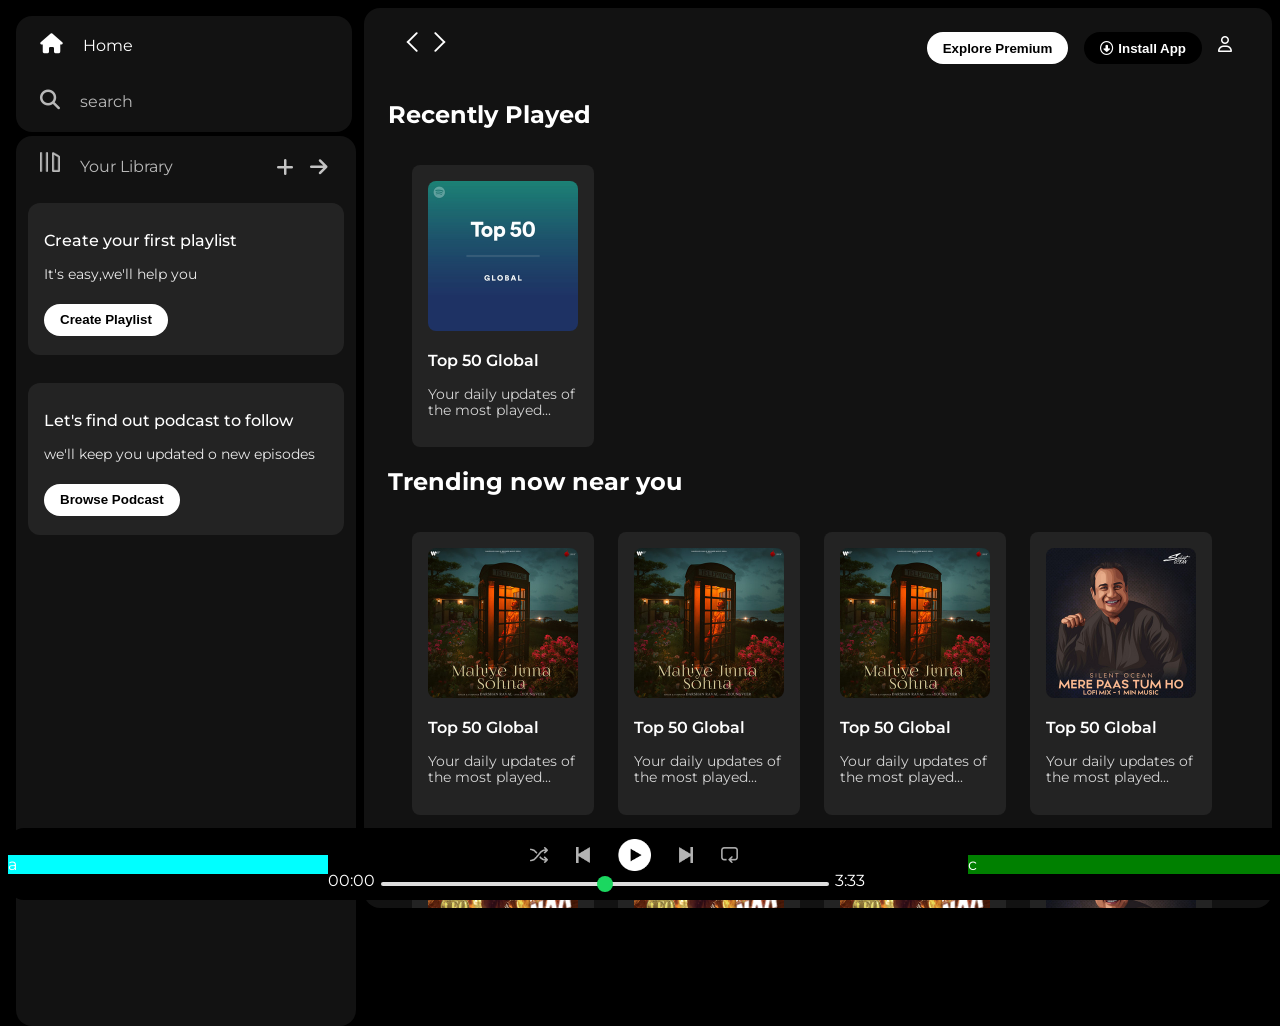
<file: index.html>
<!DOCTYPE html>
<html lang="en">
<head>
    <meta charset="UTF-8">
    <meta name="viewport" content="width=device-width, initial-scale=1.0">
    
    <link rel="stylesheet" href="https://cdnjs.cloudflare.com/ajax/libs/font-awesome/6.6.0/css/all.min.css" integrity="sha512-Kc323vGBEqzTmouAECnVceyQqyqdsSiqLQISBL29aUW4U/M7pSPA/gEUZQqv1cwx4OnYxTxve5UMg5GT6L4JJg==" crossorigin="anonymous" referrerpolicy="no-referrer" />
    <link rel="icon" href="logo.png">
    <title>Document</title>
    <link rel="stylesheet" href="css_project.css">

    <link rel="preconnect" href="https://fonts.googleapis.com">
    <link rel="preconnect" href="https://fonts.gstatic.com" crossorigin>
    <link href="https://fonts.googleapis.com/css2?family=Montserrat:ital,wght@0,100..900;1,100..900&display=swap" rel="stylesheet">
</head>
<body>
    <div class="main">
        <div class="sidebar">
            <div class="nav">
                  <div class="nav-option" style="opacity: 1;">
                     <i class="fa-solid fa-house"></i>
                     <a href="#">Home</a>
                  </div>
                  <div class="nav-option">
                     <i class="fa-solid fa-magnifying-glass"></i>
                     <a href="#">search</a>
                  </div>
            </div>
            <div class="library">
                <div class="options">
                    <div class="lib-option nav-option">
                        <img src="library_icon.png">
                        <a href="#">Your Library</a>
                    </div>    
                        <div class="icons">
                            <i class="fa-solid fa-plus"></i>
                            <i class="fa-solid fa-arrow-right"></i>
                        </div>
                     </div>
                <div class="lib-box">
                    <div class="box">
                        <p class="box-p1">Create your first playlist</p>
                        <p class="box-p2">It's easy,we'll help you</p>
                        <button class="badge">Create Playlist</button>
                    </div>
                    <div class="box">
                        <p class="box-p1">Let's find out podcast to follow</p>
                        <p class="box-p2">we'll keep you updated o new episodes</p>
                        <button class="badge">Browse Podcast</button>
                    </div>
                </div>
            </div>
        </div>


        <div class="main-content">
            <div class="sticky-nav">
                <div class="sticky-nav-icons">
                    <img src="backward_icon.png">
                    <img src="forward_icon.png" class="hide">
                </div>
                <div class="sticky-nav-options">
                    <button class="badge nav-item hide">Explore Premium</button>
                    <button class="badge nav-item dark-badge"><i class="fa-regular fa-circle-down" style="margin-right:5px;"></i>Install App</button>
                    <i class="fa-regular fa-user nav-item"></i>
                </div>

            </div>
            
            
            <h2>Recently Played</h2>
            <div class="cards-container">
                <div class="card">
                     <img src="card1img.jpeg" class="card-img">
                     <p class="card-title">Top 50 Global</p>
                     <p class="card-info">Your daily updates of the most played...</p>
                </div>
            </div>

            <h2> Trending now near you</h2>
            <div class="cards-container">
                <div class="card">
                     <img src="card2img.jpeg" class="card-img">
                     <p class="card-title">Top 50 Global</p>
                     <p class="card-info">Your daily updates of the most played...</p>
                </div>
                <div class="card">
                    <img src="card2img.jpeg" class="card-img">
                    <p class="card-title">Top 50 Global</p>
                    <p class="card-info">Your daily updates of the most played...</p>
                </div>
                <div class="card">
                     <img src="card2img.jpeg" class="card-img">
                    <p class="card-title">Top 50 Global</p>
                     <p class="card-info">Your daily updates of the most played...</p>
                </div>
                <div class="card">
                    <img src="card3img.jpeg" class="card-img">
                    <p class="card-title">Top 50 Global</p>
                   <p class="card-info">Your daily updates of the most played...</p>
                </div>
                <div class="card">
                     <img src="card4img.jpeg" class="card-img">
                     <p class="card-title">Top 50 Global</p>
                     <p class="card-info">Your daily updates of the most played...</p>
                </div>
                <div class="card">
                    <img src="card4img.jpeg" class="card-img">
                    <p class="card-title">Top 50 Global</p>
                    <p class="card-info">Your daily updates of the most played...</p>
                </div>
                <div class="card">
                    <img src="card4img.jpeg" class="card-img">
                    <p class="card-title">Top 50 Global</p>
                    <p class="card-info">Your daily updates of the most played...</p>
                </div>
                <div class="card">
                      <img src="card3img.jpeg" class="card-img">
                      <p class="card-title">Top 50 Global</p>
                      <p class="card-info">Your daily updates of the most played...</p>
                </div>
                <div class="card">
                      <img src="card4img.jpeg" class="card-img">
                     <p class="card-title">Top 50 Global</p>
                     <p class="card-info">Your daily updates of the most played...</p>
                </div>
            </div>
            <h2>Recently Played</h2>
            <div class="cards-container">
                <div class="card">
                     <img src="card5img.jpeg" class="card-img">
                     <p class="card-title">Top 50 Global</p>
                     <p class="card-info">Your daily updates of the most played...</p>
                </div>
                <div class="card">
                    <img src="card6img.jpeg" class="card-img">
                    <p class="card-title">Top 50 Global</p>
                    <p class="card-info">Your daily updates of the most played...</p>
                </div>
                <div class="card">
                    <img src="card1img.jpeg" class="card-img">
                    <p class="card-title">Top 50 Global</p>
                    <p class="card-info">Your daily updates of the most played...</p>
                </div>
            </div>  
            <div class="footer">
                <div class="line"></div>
            </div>
        </div>
    


        <div class="music-player">
            <div class="album">a</div>
            <div class="player">
                <div class="player-controls">
                    <img src="player_icon1.png" class="player-control-icon">
                    <img src="player_icon2.png" class="player-control-icon">
                    <img src="player_icon3.png" class="player-control-icon" style="opacity: 1;height: 2rem;">
                    <img src="player_icon4.png" class="player-control-icon">
                    <img src="player_icon5.png" class="player-control-icon">
                </div>
                <div class="playback-bar">
                    <span class="curr-time">00:00</span>
                    <input type="range" min="0" max="100" class="progress-bar" step="1">
                   <span class="tot-time">3:33</span>
                </div>
            </div>
            <div class="controls">c</div>
        </div>
    </div>

    <script src="https://cdn.jsdelivr.net/npm/bootstrap@5.3.0/dist/js/bootstrap.bundle.min.js"></script>
</body>
</html>
</file>
<file: css_project.css>
body{
    font-family: "Montserrat", sans-serif;
    margin:0;
    background-color:#000;
    color: #fff;
    overflow: hidden; /*scroll सिर्फ main content के लिए चाहिए.साइडबार और म्यूजिक प्लेयर के लिए नहीं.इसीलिए बाकी सब को hide कर दिया*/

}
.main{
    display: flex;
    height: 100vh;
    padding:0.5rem;
}
.sidebar{
    background-color: black,;
    width:340px;
    border-radius: 1rem;
    margin:0.5rem;
}
.nav{
    background-color: #121212;
    border-radius: 1rem;
    display: flex;
    flex-direction: column;
    height: 100px;
    justify-content: center;
    padding: 0.5rem 0.75rem;
    margin: 0 0.25rem 0.25rem 0;
}
.nav-option{
    line-height:2.5rem;
    opacity: 0.7;
    padding:0.5rem 0.75rem;
}
.nav-option:hover{
    opacity: 1;
}
.nav-option i{
    font-size: 1.25rem;
}

.nav-option a{
    font-size: 1rem;
    margin-left: 1rem;
}
.library{
    background-color: #121212;
    border-radius: 1rem;
    height: 100%;
    padding:0.2rem 0.75rem;
}
.options{
    display: flex;
    justify-content: space-between;
    align-items:center;
}
.lib-option img{
    height:1.25rem;
    width: 1.25rem;
}
.icons{
    font-size: 1.25rem;
    display: flex;

}
.icons i{
    opacity: 0.75;
    margin-right: 1rem;
}
.icons i:hover{
    opacity:1;
}
.box{
    height: 8rem;
    background-color: #232323;
    border-radius: 0.75rem;
    margin:0.5rem 0 1.75rem 0;
    padding:0.75rem  1rem;
}
.box-p1{
    font-size:1rem;
    font-weight: 500;
}
.box-p2{
    font-size:0.85rem;
    opacity: 0.9;
}
.badge{
    background-color: #fff;
    border:none;
    border-radius: 100px;
    padding:0.25rem 1rem;
    font-weight: 700;
    margin-top:0.5rem;
    height: 2rem;
    width:fit-content;
}
.main-content{
    background-color: #121212;
    flex:1;
    border-radius: 1rem;
    overflow: auto;
    padding:0 1.5rem 0 1.5rem  ;
}
.sticky-nav {
    position: sticky;
    top: 0;
    background-color: #121212;
    display: flex;
    justify-content: space-between;
    align-items: center;
    padding: 1rem 0 1rem 0;
    z-index:10;
}
.sticky-nav-icons {
    margin-left: 0.75rem;
}
.sticky-nav-options {
    display: flex;
    justify-content: center;
    align-items: center;
}

.nav-item {
    margin-right: 1rem;
}
.dark-badge{
    background-color: #000;
    color: #fff;
}
@media (max-width: 1000px) {
    .hide{
        display:none;
    }
}
.card {
    background-color: #232323;
    width: 150px;
    border-radius: 0.5rem;
    padding: 1rem;
    margin-left:1.5rem ;
    margin-top:1rem ;
}
.cards-container{
    display: flex;
    flex-wrap: wrap;
}
.card-img {
    width: 100%;
    border-radius: 0.5rem;
}
.card-title{
       font-weight: 600;
}
.card-info{
    font-size:0.85rem;
    opacity: 0.8;

}
.footer{
    height: 300px ;
    display: flex;
    align-items:center ;   /*isse line div mid me aa jaega.*/
    justify-content: center;
}
.line{
    width: 90%;
    height: 50%;
    border-top: 1px solid white;
    opacity: 0.4;
}
 .music-player{ 
    background-color: black;
    bottom:0;
    position: fixed;
    width:100%;
    height:72px;
    border-radius: 1rem;
}
.music-player {
    display: flex;
    justify-content: space-evenly;
    align-items: center;
}
.album {
    width: 25%;
    background-color: aqua;
}
.player{
    width: 50%;
}

.controls
{
    width: 25%;
    background-color: green;
}

.player-controls{
    display: flex;
    justify-content: center;
    align-items: center;
}
.player-control-icon{
    height: 1rem;
    margin-right: 1.75rem;
    opacity: 0.7;
}
.player-control-icon:hover{
    opacity: 1;
}
.plaback-bar{
    display: flex;
    justify-content: center;
    align-items: center;
}
.progress-bar{
     width: 70%;
     appearance: none;
     background-color: transparent;
     cursor: pointer;
}
.progress-bar::-webkit-slider-runnable-track {
      background-color: #ddd;
      border-radius: 100px;
      height: 0.2rem;
}
.progress-bar::-webkit-slider-thumb{
       appearance: none;
       height: 1rem;
       width: 1rem;
        background-color: #1bd760;
        border-radius: 50%;
        margin-top:-6px ;
}
a{
    text-decoration: none;
    color: #fff;
}
</file>
